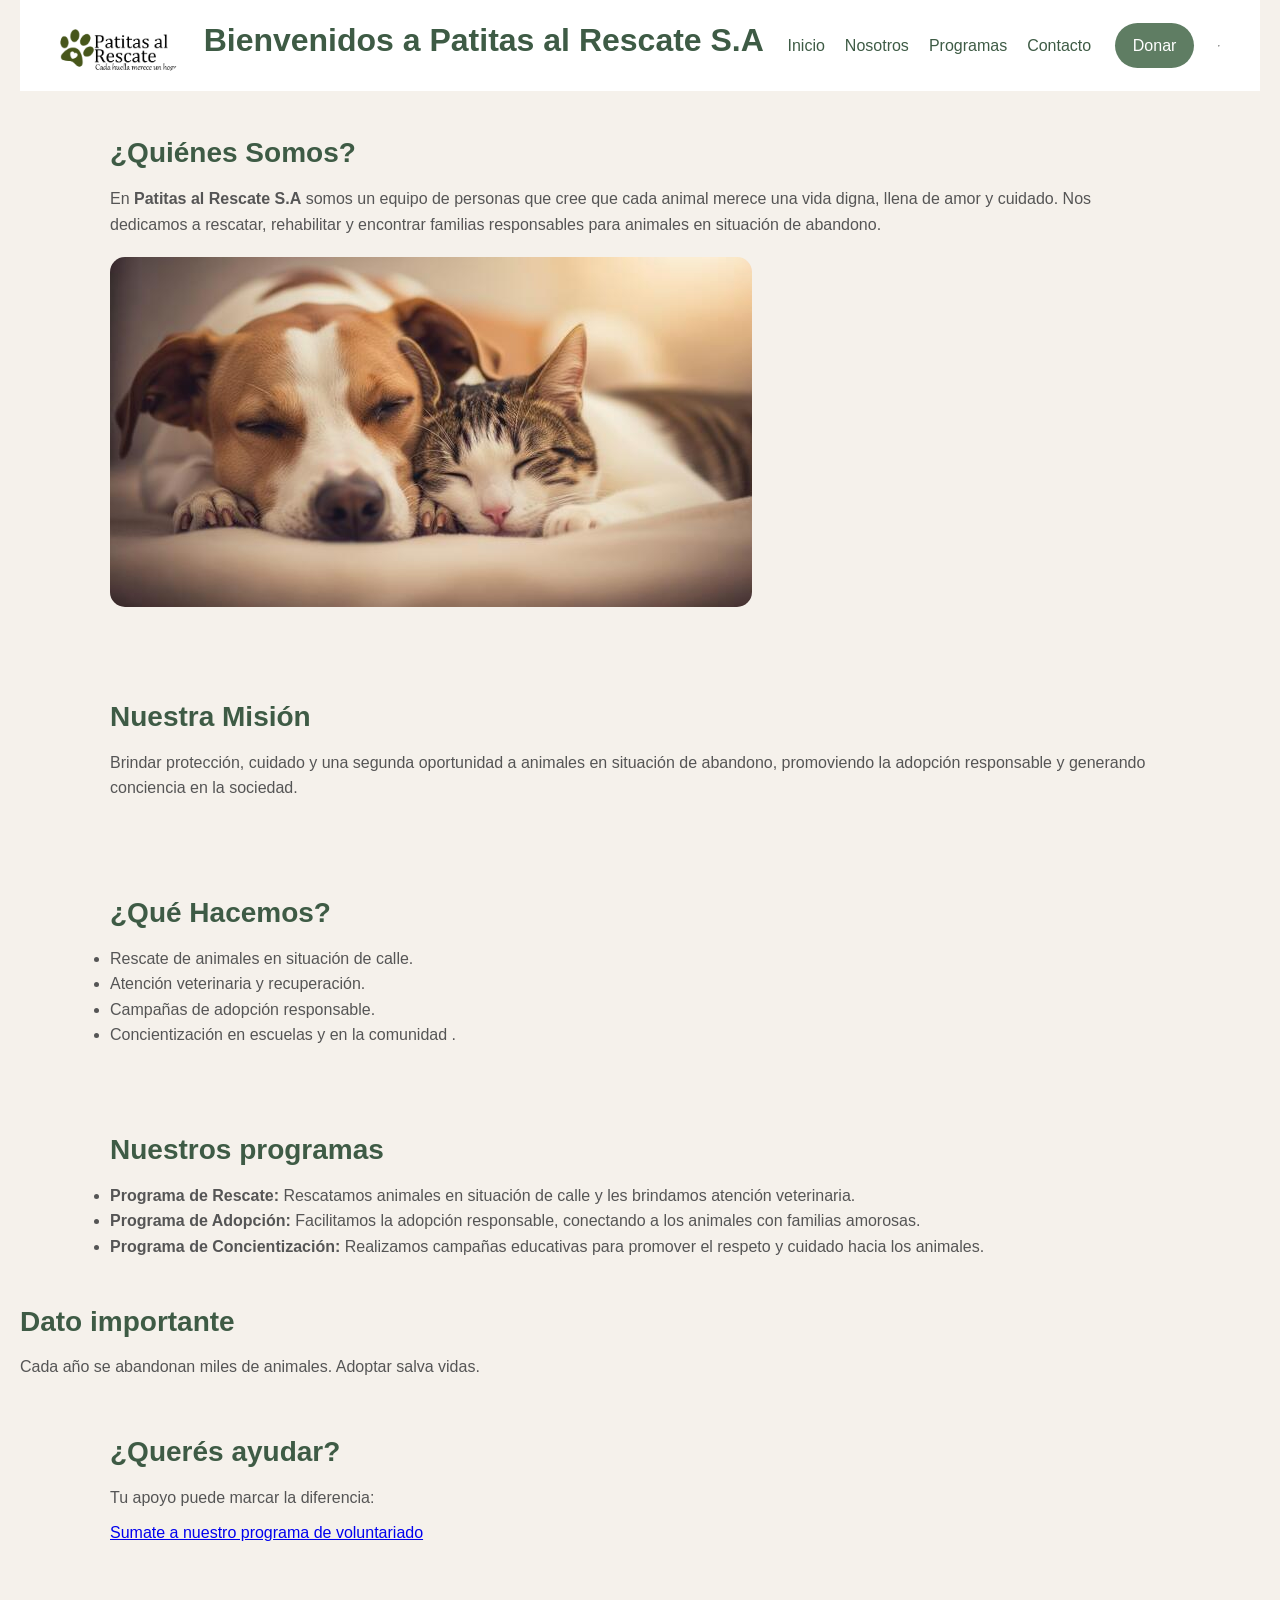
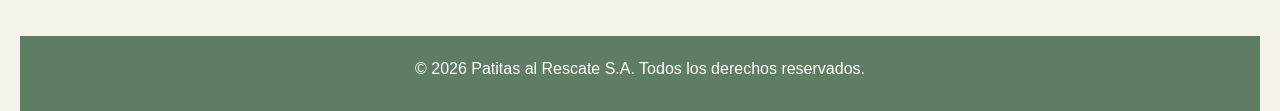
<file: index.html>
<!DOCTYPE html>
<html lang="es">
<head>
    <link rel="stylesheet" href="css\estilos.css">
    <meta charset="UTF-8">
    <meta name="viewport" content="width=device-width, initial-scale=1.0">
    <title>Inicio - Patitas al Rescate</title>
</head>

<body>
    <!-- encabezado / menu -->
    <header>
        <img src="Imagenes\logo\Logo - patitas al rescate.png" alt="Patitas al Rescate" class="logo">
        
        <h1>Bienvenidos a Patitas al Rescate S.A</h1>   
         <nav>
            <a href="index.html" >Inicio</a>
            <a href="nosotros.html" >Nosotros</a>
            <a href="programas.html" >Programas</a>
            <a href="contacto.html">Contacto</a>
         </nav>
         <a href="#" class="boton-donar">Donar</a>
         <hr>
    </header>


    <!-- presentacion -->
    <main>
        <section id="Nosotros">
            <h2>¿Quiénes Somos?</h2>
            <p>En <strong>Patitas al Rescate S.A</strong> somos un equipo de personas que cree que cada animal merece una vida digna, 
                llena de amor y cuidado. Nos dedicamos a rescatar, rehabilitar y encontrar familias responsables para animales en situación de abandono.
            </p>
            <img src="Imagenes\a-dog-and-cat-sleeping-together-on-a-bed-photo.jpg" alt="perro y gato esperando ser rescatado">
        </section>

        <!-- mision-->

        <section id="Mision">
            <h2>Nuestra Misión</h2>
            <p>Brindar protección, cuidado y una segunda oportunidad a animales en situación de abandono, promoviendo la adopción responsable y 
                generando conciencia en la sociedad.
            </p>
        </section>

        <!--qué hacemos?-->
        <section id="que-Hacemos">
            <h2>¿Qué Hacemos?</h2>
            <ul>
                <li>Rescate de animales en situación de calle.</li>
                <li>Atención veterinaria y recuperación. </li>
                <li>Campañas de adopción responsable.</li>
                <li>Concientización en escuelas y en la comunidad  .</li>
            </ul>
        </section>
    
        <!-- resumen de programas -->
        <section id="Programas">
            <h2>Nuestros programas</h2>
            <ul>
                <li><strong>Programa de Rescate:</strong> Rescatamos animales en situación de calle y les brindamos atención veterinaria.</li>
                <li><strong>Programa de Adopción:</strong> Facilitamos la adopción responsable, conectando a los animales con familias amorosas.</li>
                <li><strong>Programa de Concientización:</strong> Realizamos campañas educativas para promover el respeto y cuidado hacia los animales.</li>
            </ul>
        </section>

        <aside> <!-- estaria bien usar el asidede aca asi? como para este dato extra?-->
            <h2>Dato importante</h2>
            <p>
                Cada año se abandonan miles de animales. Adoptar salva vidas.
            </p>
        </aside>
        
        <!-- llamada a la acción al final -->
        <section>
            <h2>¿Querés ayudar?</h2>
            <p>
                Tu apoyo puede marcar la diferencia:
            </p>
            <p>
                <a href="Programas.html">Sumate a nuestro programa de voluntariado</a>
            </p>
        </section>
    </main>



    <!--pie de página -->
    <footer>
        <p> &copy; 2026 Patitas al Rescate S.A. Todos los derechos reservados.</p>
    </footer>

</body>
</html>
</file>
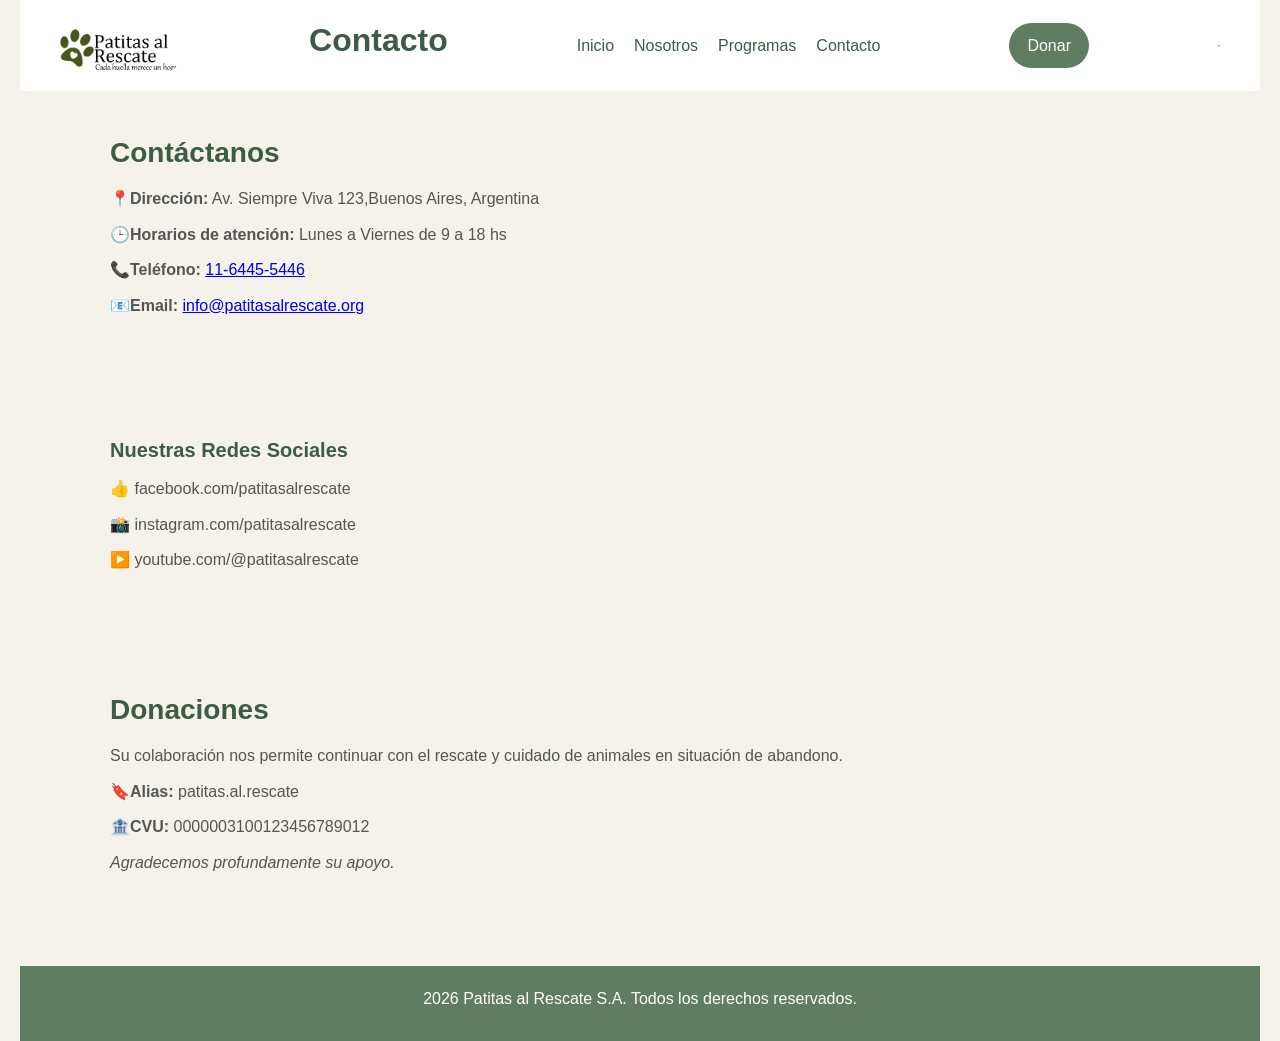
<file: contacto.html>
<!DOCTYPE html>
<html lang="es">
<head>
    <link rel="stylesheet" href="css\estilos.css">
    <meta charset="UTF-8">
    <meta name="viewport" content="width=device-width, initial-scale=1.0">
    <title>Contacto</title>
</head>

<body>
    <!-- encabezado / menu -->
    <header>
        <img src="Imagenes\logo\Logo - patitas al rescate.png" alt="Patitas al Rescate" class="logo"> 
        <h1>Contacto</h1>
        
         <nav>
            <a href="index.html" >Inicio</a>
            <a href="nosotros.html" >Nosotros</a>
            <a href="programas.html" >Programas</a>
            <a href="contacto.html">Contacto</a>
         </nav>
         <a href="#" class="boton-donar">Donar</a>
         <hr>
    </header>
    <main>
        <section>
        <h2>Contáctanos</h2>
        
            <p><strong>📍Dirección:</strong> Av. Siempre Viva 123,Buenos Aires, Argentina</p>
            <p><strong>🕒Horarios de atención:</strong> Lunes a Viernes de 9 a 18 hs</p>
            <p><strong>📞Teléfono:</strong> <a href="tel:1164455446">11-6445-5446</a></p>
            <p><strong>📧Email:</strong> <a href="mailto:info@patitasalrescate.org">info@patitasalrescate.org</a></p>
        </section>
        <br>


        <section>
        <h3>Nuestras Redes Sociales</h3>

            <p>👍 facebook.com/patitasalrescate</p>
            <p>📸 instagram.com/patitasalrescate</p>
            <p>▶️ youtube.com/@patitasalrescate</p>

        </section>
            <br>
        
        <section>
        <h2>Donaciones</h2>
            <p>Su colaboración nos permite continuar con el rescate y cuidado de animales en situación de abandono.</p>
            <p><strong>🔖Alias:</strong> patitas.al.rescate</p>
            <p><strong>🏦CVU:</strong> 0000003100123456789012</p>
            <p><em>Agradecemos profundamente su apoyo.</em></p>
        </section>
     </main>

<footer>
    <p>2026 Patitas al Rescate S.A. Todos los derechos reservados.</p>
</footer>

</body>
</html>
</file>
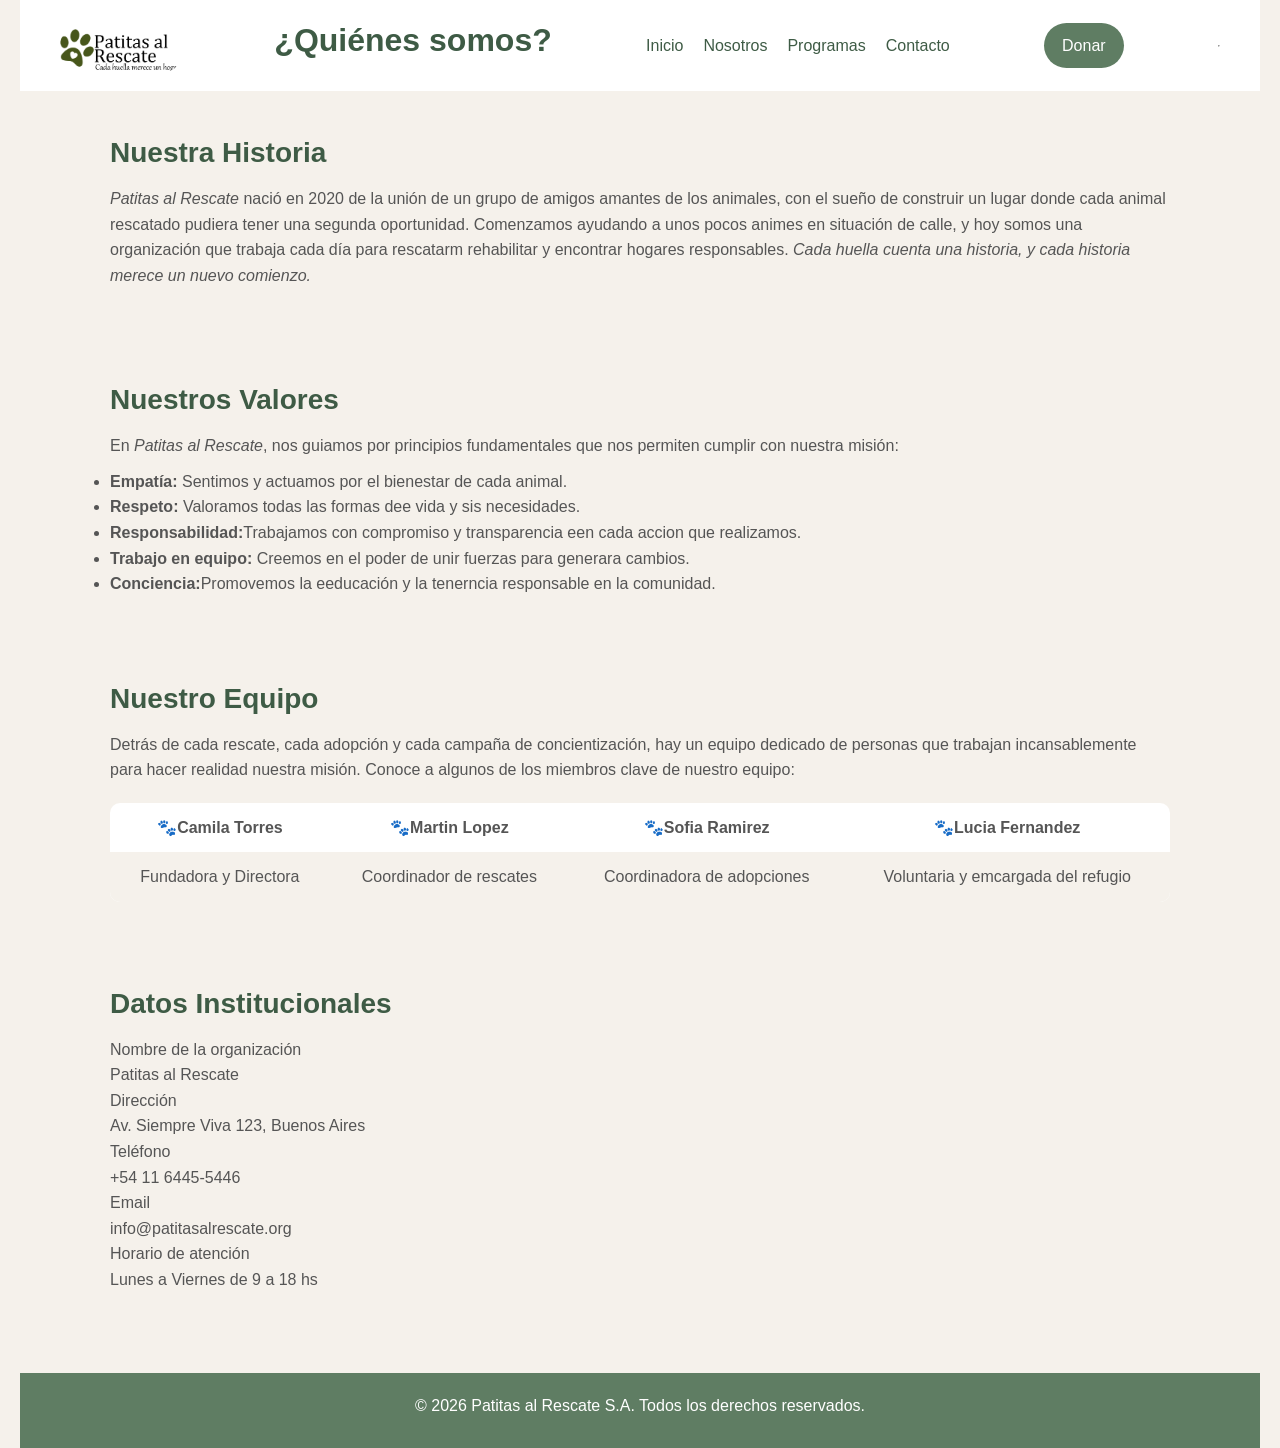
<file: nosotros.html>
<!DOCTYPE html>
<html lang="es">
<head>
    <link rel="stylesheet" href="css\estilos.css"> 
    <meta charset="UTF-8">
    <meta name="viewport" content="width=device-width, initial-scale=1.0">
    <title>Nosotros - Patitas al Rescate</title>
</head>
<body>
    <!-- encabezado / menu -->
    <header>
        <img src="Imagenes\logo\Logo - patitas al rescate.png" alt="Patitas al Rescate" class="logo"> 
        <h1>¿Quiénes somos?</h1>
        
         <nav>
            <a href="index.html" >Inicio</a>
            <a href="nosotros.html" >Nosotros</a>
            <a href="programas.html" >Programas</a>
            <a href="contacto.html" >Contacto</a>
         </nav>
         <a href="#" class="boton-donar">Donar</a>
         <hr>
    </header>

    <!-- Nuestra Historia -->
    <section id="NuestraHistoria">
            <h2>Nuestra Historia</h2>
            <p><em>Patitas al Rescate</em> nació en 2020 de la unión de un grupo de amigos amantes de los animales,
                con el sueño de construir un lugar donde cada animal rescatado pudiera tener una segunda oportunidad.
                Comenzamos ayudando a unos pocos animes en situación de calle, y hoy somos una organización que trabaja
                cada día para rescatarm rehabilitar y encontrar hogares responsables.
                <em>Cada huella cuenta una historia, y cada historia merece un nuevo comienzo.</em>
            </p>
    </section>
    <!--NuestrosValores-->
    <section id="NuestrosValores">
        <h2>Nuestros Valores</h2>
        <p>En <em>Patitas al Rescate</em>, nos guiamos por principios fundamentales que nos permiten cumplir con nuestra misión:</p>
        <ul>
            <li><strong>Empatía:</strong> Sentimos y actuamos por el bienestar de cada animal.</li>
            <li><strong>Respeto:</strong> Valoramos todas las formas dee vida y sis necesidades.</li>
            <li><strong>Responsabilidad:</strong>Trabajamos con compromiso y transparencia een cada accion que realizamos.</li>
            <li><strong>Trabajo en equipo:</strong> Creemos en el poder de unir fuerzas para generara cambios.</li>
             <li><strong>Conciencia:</strong>Promovemos la eeducación y la tenerncia responsable en la comunidad.</li>
        </ul>
    </section>

    <!--Nuestro Equipo-->
    <section id="Equipo"> <!--editaro todo esto -->
        <h2>Nuestro Equipo</h2>
        <p>Detrás de cada rescate, cada adopción y cada campaña de concientización, hay un equipo dedicado de personas que trabajan incansablemente para hacer realidad nuestra misión. Conoce a algunos de los miembros clave de nuestro equipo:</p>
    <table>
        <tr>
            <th>🐾Camila Torres</th>
            <th>🐾Martin Lopez</th>
            <th>🐾Sofia Ramirez</th>
            <th>🐾Lucia Fernandez</th>
        </tr>
        <tr>
            <td>Fundadora y Directora</td>
            <td>Coordinador de rescates</td>
            <td>Coordinadora de adopciones</td>
            <td>Voluntaria y emcargada del refugio</td>
        </tr>
    </table>
    </section>



    <!--agregar el dl con los datos institucionalesAPLICAR -->
    <section id="DatosInstitucionales">
        <h2>Datos Institucionales</h2>

    <dl>
        <dt>Nombre de la organización</dt>
        <dd>Patitas al Rescate</dd>

        <dt>Dirección</dt>
        <dd>Av. Siempre Viva 123, Buenos Aires</dd>

        <dt>Teléfono</dt>
        <dd>+54 11 6445-5446</dd>

        <dt>Email</dt>
        <dd>info@patitasalrescate.org</dd>

        <dt>Horario de atención</dt>
        <dd>Lunes a Viernes de 9 a 18 hs</dd>
    </dl>
</section>
 

 <!--pie de página -->
    <footer>
        <p>&copy; 2026 Patitas al Rescate S.A. Todos los derechos reservados.</p>
    </footer>
</body>
</html>
</file>
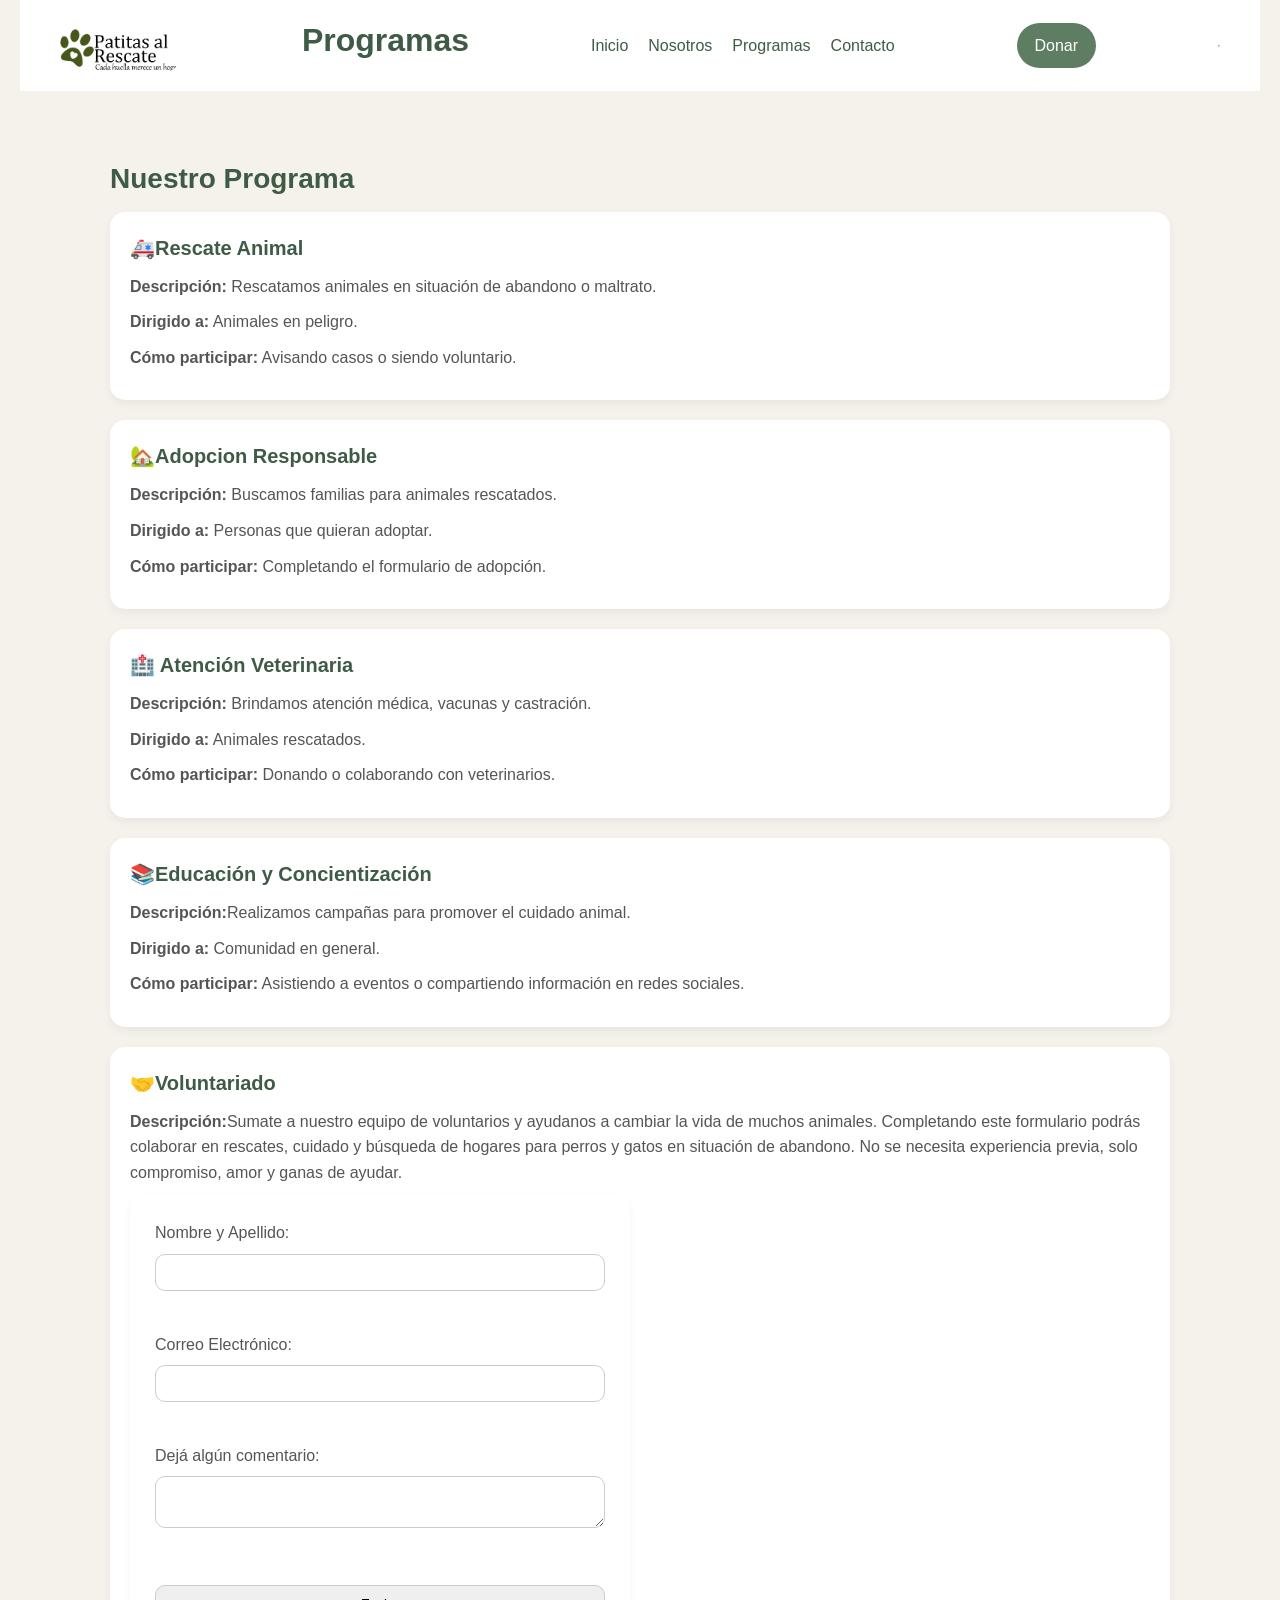
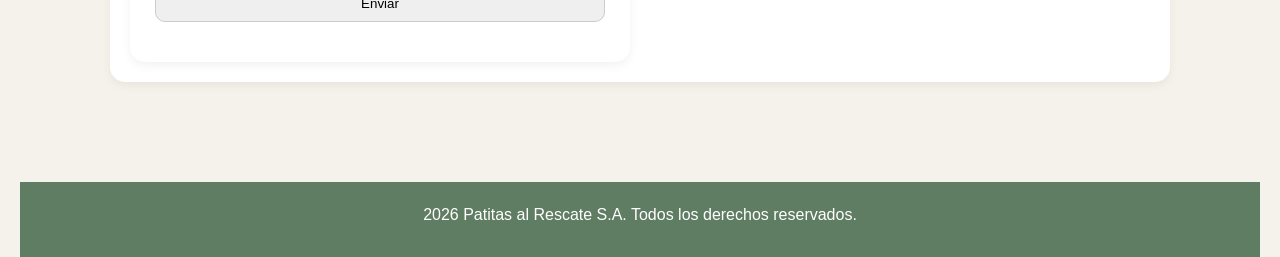
<file: programas.html>
<!DOCTYPE html>
<html lang="es">
<head>
    <link rel="stylesheet" href="css\estilos.css">
    <meta charset="UTF-8">
    <meta name="viewport" content="width=device-width, initial-scale=1.0">
    <title>Programas - Patitas al Rescate</title>
</head>

<body>
    <!-- encabezado / menu -->
    <header>
        <img src="Imagenes\logo\Logo - patitas al rescate.png" alt="Patitas al Rescate" class="logo"> 
        <h1>Programas</h1>
        
         <nav>
            <a href="index.html" >Inicio</a>
            <a href="nosotros.html" >Nosotros</a>
            <a href="programas.html" >Programas</a>
            <a href="contacto.html">Contacto</a>
         </nav>
         <a href="#" class="boton-donar">Donar</a>
         <hr>
    </header>

        <br>
 <main>
    <section>
        <h2> Nuestro Programa</h2>

    <article>
        <h3>🚑Rescate Animal</h3>
            <p><strong>Descripción:</strong> Rescatamos animales en situación de abandono o maltrato.</p>
            <p><strong>Dirigido a:</strong> Animales en peligro.</p>
            <p><strong>Cómo participar:</strong> Avisando casos o siendo voluntario.</p>
    </article>
    <article>
        <h3> 🏡Adopcion Responsable</h3>
            <p><strong>Descripción:</strong> Buscamos familias para animales rescatados.</p>
            <p><strong>Dirigido a:</strong> Personas que quieran adoptar.</p>
            <p><strong>Cómo participar:</strong> Completando el formulario de adopción.</p>
    </article>
    <article>
        <h3>🏥 Atención Veterinaria</h3>
            <p><strong>Descripción:</strong> Brindamos atención médica, vacunas y castración.</p>
            <p><strong>Dirigido a:</strong> Animales rescatados.</p>
            <p><strong>Cómo participar:</strong> Donando o colaborando con veterinarios.</p>
    </article>
    <article>
        <h3>📚Educación y Concientización</h3>
        <p><strong>Descripción:</strong>Realizamos campañas para promover el cuidado animal.</p>
        <p><strong>Dirigido a:</strong> Comunidad en general.</p>
        <p><strong>Cómo participar:</strong> Asistiendo a eventos o compartiendo información en redes sociales.<p>
    </article>
    <article>
        <h3>🤝Voluntariado</h3>
        <p><strong>Descripción:</strong>Sumate a nuestro equipo de voluntarios y ayudanos a cambiar la vida de muchos animales. 
        Completando este formulario podrás colaborar en rescates, cuidado y búsqueda de hogares para perros y gatos en situación de abandono. 
        No se necesita experiencia previa, solo compromiso, amor y ganas de ayudar.</p>
    <form action="#">
    
    <label for="nombre">Nombre y Apellido:</label><br>
    <input type="text" id="nombre" name="nombre"><br><br>

    <label for="email">Correo Electrónico:</label><br>
    <input type="email" id="email" name="email"><br><br>

    <label for="mensaje">Dejá algún comentario:</label><br>
    <textarea id="mensaje" name="mensaje"></textarea><br><br>

    <input type="submit" value="Enviar">
    </form>
    </article>
    </section>
 </main>
    

<footer>
    <p>2026 Patitas al Rescate S.A. Todos los derechos reservados.</p>
</footer>

</body>
</html>
</file>
